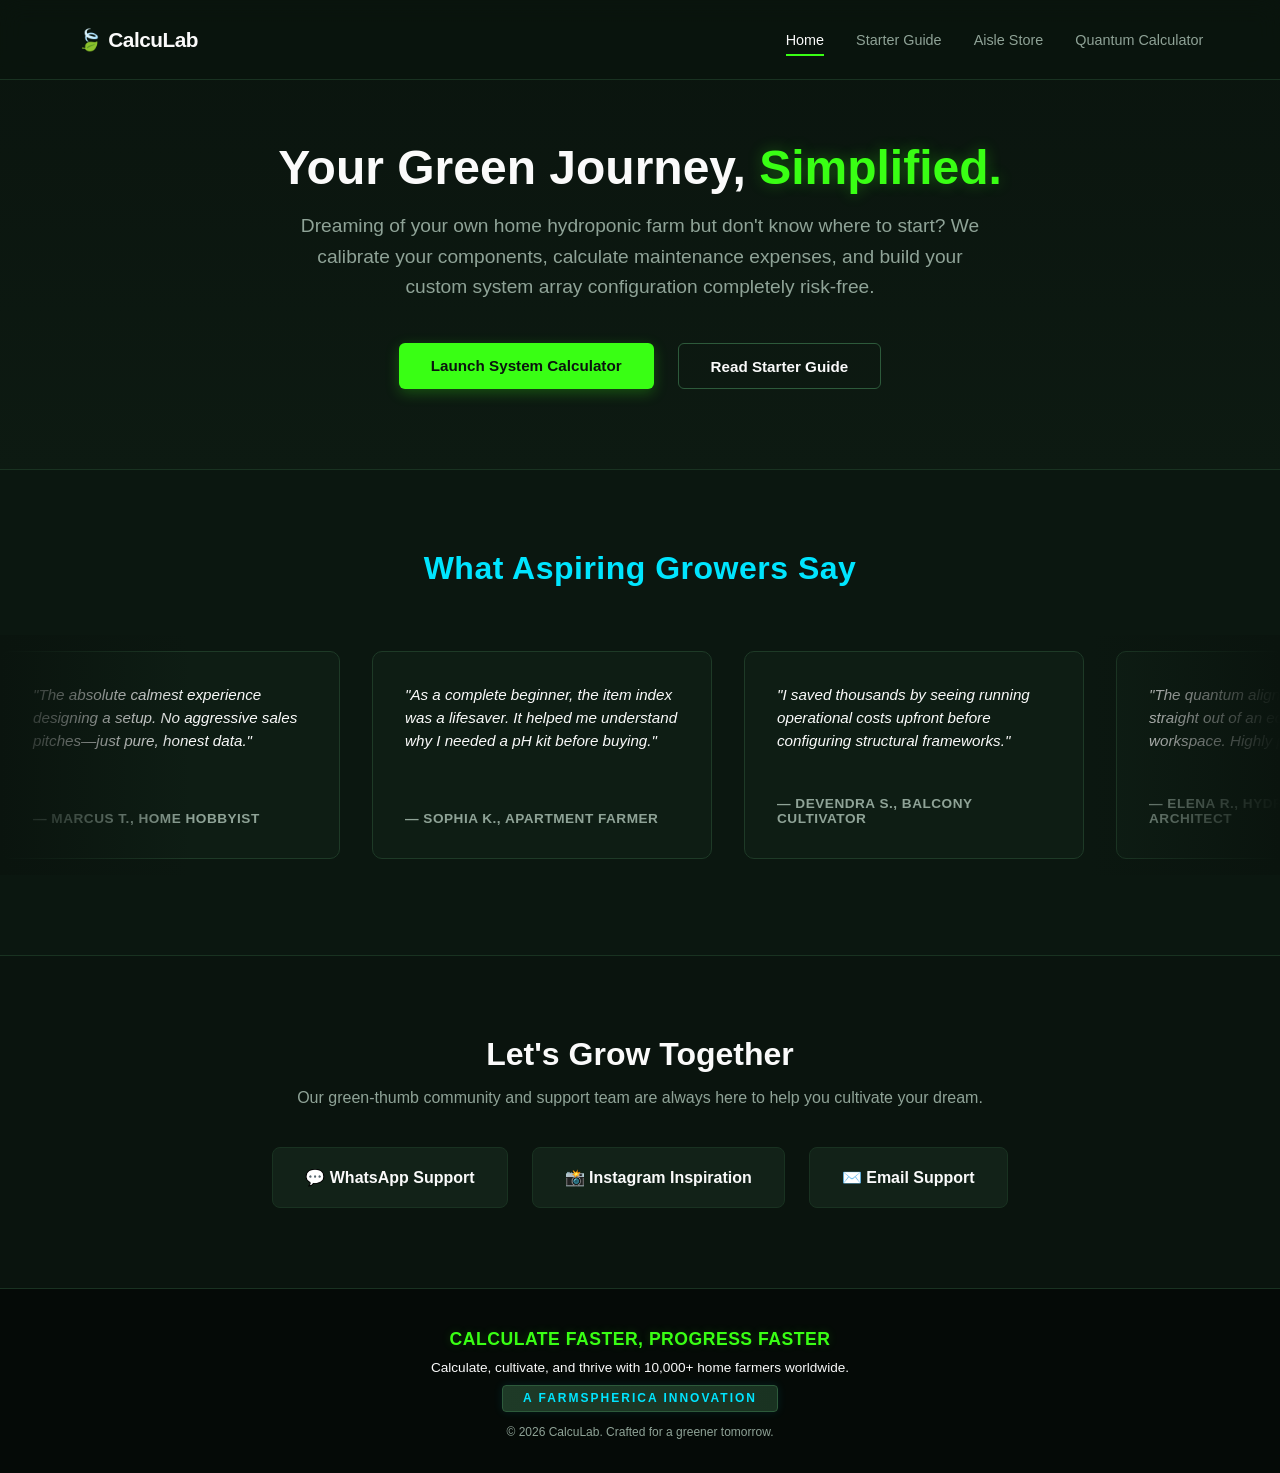
<file: index.html>
<!DOCTYPE html>
<html lang="en">
<head>
    <meta charset="UTF-8">
    <meta name="viewport" content="width=device-width, initial-scale=1.0">
    <title>CalcuLab | Your Home Hydroponics Companion</title>
    <meta name="description" content="Calculate exactly what you need, what it costs, and how to start your home hydroponic farm with CalcuLab.">
    <link rel="icon" type="image/png" sizes="32x32" href="leaf.png">
    <link rel="stylesheet" href="style.css">
</head>
<body>

<header>
    <a href="index.html" class="logo"><span class="logo-icon">🍃</span> CalcuLab</a>
    <nav>
        <a href="index.html" class="active">Home</a>
        <a href="guide.html">Starter Guide</a> 
        <a href="store.html">Aisle Store</a>
        <a href="calcu.html">Quantum Calculator</a>
    </nav>
</header>

<main>
    <section class="hero" id="hero">
        <h1>Your Green Journey, <span>Simplified.</span></h1>
        <p>Dreaming of your own home hydroponic farm but don't know where to start? We calibrate your components, calculate maintenance expenses, and build your custom system array configuration completely risk-free.</p>
        <div class="hero-actions">
            <a href="calcu.html" class="primary-btn">Launch System Calculator</a>
            <a href="guide.html" class="secondary-btn">Read Starter Guide</a>
        </div>
    </section>

    <section class="testimonials-section">
        <h2>What Aspiring Growers Say</h2>
        
        <div class="testimonial-window">
            <div class="testimonial-track">
                <div class="review-card">
                    <p>"The absolute calmest experience designing a setup. No aggressive sales pitches—just pure, honest data."</p>
                    <div class="review-author">— Marcus T., Home Hobbyist</div>
                </div>
                <div class="review-card">
                    <p>"As a complete beginner, the item index was a lifesaver. It helped me understand why I needed a pH kit before buying."</p>
                    <div class="review-author">— Sophia K., Apartment Farmer</div>
                </div>
                <div class="review-card">
                    <p>"I saved thousands by seeing running operational costs upfront before configuring structural frameworks."</p>
                    <div class="review-author">— Devendra S., Balcony Cultivator</div>
                </div>
                <div class="review-card">
                    <p>"The quantum alignment interface feels straight out of an eco-cyberpunk workspace. Highly premium tool."</p>
                    <div class="review-author">— Elena R., Hydroponic Architect</div>
                </div>
                <div class="review-card">
                    <p>"Clear itemization and real-time market averages made it incredibly straightforward to procure modules manually."</p>
                    <div class="review-author">— Tanishq M., Residential Urbanist</div>
                </div>

                <div class="review-card">
                    <p>"The absolute calmest experience designing a setup. No aggressive sales pitches—just pure, honest data."</p>
                    <div class="review-author">— Marcus T., Home Hobbyist</div>
                </div>
                <div class="review-card">
                    <p>"As a complete beginner, the item index was a lifesaver. It helped me understand why I needed a pH kit before buying."</p>
                    <div class="review-author">— Sophia K., Apartment Farmer</div>
                </div>
                <div class="review-card">
                    <p>"I saved thousands by seeing running operational costs upfront before configuring structural frameworks."</p>
                    <div class="review-author">— Devendra S., Balcony Cultivator</div>
                </div>
                <div class="review-card">
                    <p>"The quantum alignment interface feels straight out of an eco-cyberpunk workspace. Highly premium tool."</p>
                    <div class="review-author">— Elena R., Hydroponic Architect</div>
                </div>
                <div class="review-card">
                    <p>"Clear itemization and real-time market averages made it incredibly straightforward to procure modules manually."</p>
                    <div class="review-author">— Tanishq M., Residential Urbanist</div>
                </div>
            </div>
        </div>
    </section>

    <section class="connect-section">
        <h2>Let's Grow Together</h2>
        <p>Our green-thumb community and support team are always here to help you cultivate your dream.</p>
        <div class="social-links">
            <a href="https://chat.whatsapp.com" target="_blank" rel="noopener noreferrer" class="social-card">
                💬 WhatsApp Support
            </a>
            
            <a href="https://instagram.com" target="_blank" rel="noopener noreferrer" class="social-card">
                📸 Instagram Inspiration
            </a>
            
            <a href="https://mail.google.com/mail/?view=cm&fs=1&to=mahith.technoblade@gmail.com&su=CalcuLab%20Cultivation%20Support" target="_blank" rel="noopener noreferrer" class="social-card">
                ✉️ Email Support
            </a>
        </div>
    </section>
</main>

<footer>
    <div class="footer-tagline">Calculate Faster, Progress Faster</div>
    <p class="footer-main-text">Calculate, cultivate, and thrive with 10,000+ home farmers worldwide.</p>
    <div class="farmspherica-badge">A Farmspherica Innovation</div>
    <p class="footer-sub-text" style="margin-top:0.75rem;">© 2026 CalcuLab. Crafted for a greener tomorrow.</p>
</footer>

<script src="script.js"></script>
</body>
</html>
</file>
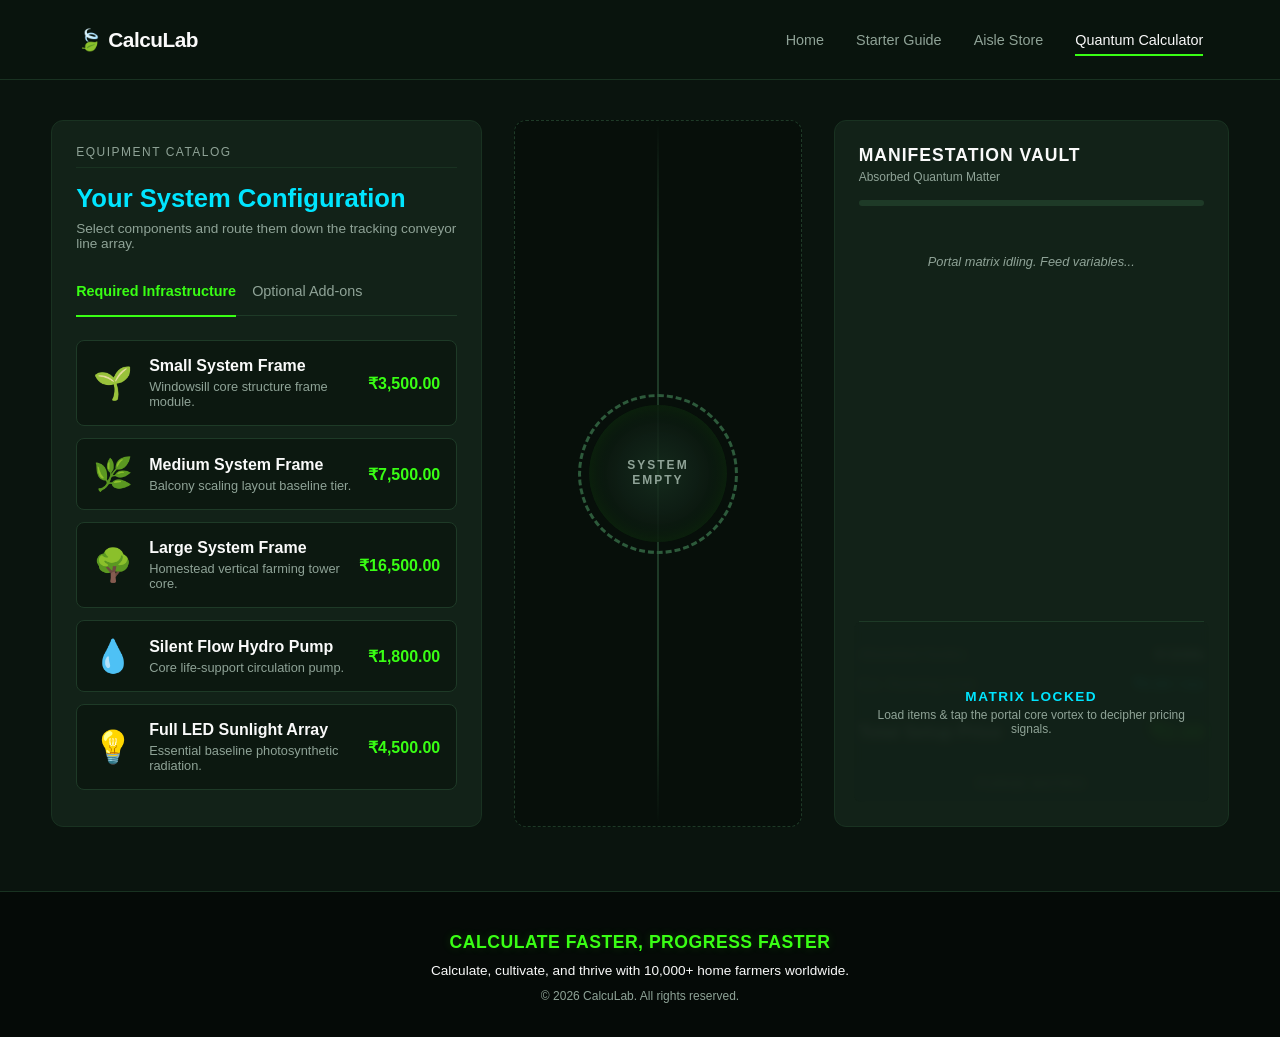
<file: calcu.html>
<!DOCTYPE html>
<html lang="en">
<head>
    <meta charset="UTF-8">
    <meta name="viewport" content="width=device-width, initial-scale=1.0">
    <title>CalcuLab | The Ecosystem Portal</title>
    <link rel="stylesheet" href="style.css">
    <link rel="icon" type="image/png" sizes="32x32" href="leaf.png">
    <style>
        /* ==========================================================================
           LIGHT FUTURISTIC STYLING EXTENSIONS FOR QUANTUM PORTAL MATRIX
           ========================================================================== */
        #blindingFlash {
            position: fixed;
            top: 0;
            left: 0;
            width: 100vw;
            height: 100vh;
            background: #FAFAFA;
            opacity: 0;
            z-index: 999999 !important;
            pointer-events: none;
            backface-visibility: hidden;
            will-change: opacity;
            transition: opacity 0.15s ease-out;
        }

        /* Force global container freezing on overload */
        body.critical-overload {
            overflow: hidden !important;
            height: 100vh !important;
            position: fixed !important;
            width: 100vw !important;
        }

        body.critical-overload::before {
            content: '';
            position: fixed;
            top: 0;
            left: 0;
            width: 100vw;
            height: 100vh;
            background: radial-gradient(circle, rgba(0,229,255,0.4) 0%, rgba(10,20,14,1) 80%);
            z-index: 999990 !important;
            animation: vortexVibration 0.1s infinite;
        }

        @keyframes vortexVibration {
            0% { transform: translate(1px, 1px) rotate(0deg); }
            100% { transform: translate(-1px, -2px) rotate(0.5deg); }
        }

        .stream-section-title {
            font-size: 0.75rem;
            text-transform: uppercase;
            font-weight: 700;
            letter-spacing: 1px;
            padding: 4px 8px;
            border-radius: 4px;
            margin-bottom: 0.5rem;
        }
        .stream-section-title.imp { background: rgba(57, 255, 20, 0.1); color: var(--text-light); }
        .stream-section-title.opt { background: rgba(0, 229, 255, 0.1); color: var(--portal-blue); }
    </style>
</head>
<body>

<div id="blindingFlash"></div>

<header>
    <a href="index.html" class="logo"><span class="logo-icon">🍃</span> CalcuLab</a>
    <nav>
        <a href="index.html">Home</a>
        <a href="guide.html">Starter Guide</a> 
        <a href="store.html">Aisle Store</a>
        <a href="calcu.html" class="active">Quantum Calculator</a>
    </nav>
</header>

<main class="calculator-main">
    <div class="item-armory">
        <div class="panel-header">Equipment Catalog</div>
        <div class="armory-header">
            <h1 style="color: var(--portal-blue);">Your System Configuration</h1>
            <p>Select components and route them down the tracking conveyor line array.</p>
        </div>
        
        <div class="armory-tabs">
            <button class="tab-btn active" onclick="switchArmoryTab(event, 'imp')">Required Infrastructure</button>
            <button class="tab-btn" onclick="switchArmoryTab(event, 'opt')">Optional Add-ons</button>
        </div>

        <div class="tab-content active" id="tabContent-imp"></div>
        <div class="tab-content" id="tabContent-opt"></div>
    </div>

    <div class="adventure-zone">
        <div class="conveyor-belt"></div>
        <div class="traveling-capsule" id="travelingCapsule">🌱</div>

        <div class="portal-wrapper" id="portalTriggerBtn" onclick="startPortalOverloadSequence()">
            <div class="portal-ring"></div>
            <div class="portal-vortex"></div>
            <div id="portalStatusLabel" class="portal-status-label">System<br>Empty</div>
        </div>
    </div>

    <div class="manifestation-vault">
        <div>
            <div class="vault-title">
                <h2>Manifestation Vault</h2>
                <p style="font-size: 0.75rem; color: var(--text-muted);">Absorbed Quantum Matter</p>
            </div>
            <div class="crystal-energy uncharged" id="crystalEnergy"></div>
            
            <div class="matrix-split-streams" id="matrixSplitStreams"></div>
        </div>

        <div class="portal-output-terminal">
            <div class="price-shield-shroud" id="priceShieldShroud">
                <div class="shield-status-text" id="shieldStatusText">Matrix Locked</div>
                <p style="font-size: 0.75rem; color: var(--text-muted);">Load items & tap the portal core vortex to decipher pricing signals.</p>
            </div>

            <div class="terminal-row">
                <span>Absorbed Nodes</span>
                <span id="nodeCount">0 Units</span>
            </div>
            <div class="terminal-row highlight-monthly">
                <span>Est. Running Cost</span>
                <span id="outputMonthly">₹0.00 / mo</span>
            </div>
            <div class="terminal-row total-setup">
                <span>Total Setup Price</span>
                <span id="outputTotal">₹0.00</span>
            </div>
            <button class="clear-btn" onclick="purgePortal()">Purge Matrix</button>
        </div>
    </div>
</main>

<footer>
    <div class="footer-tagline">Calculate Faster, Progress Faster</div>
    <p class="footer-main-text">Calculate, cultivate, and thrive with 10,000+ home farmers worldwide.</p>
    <p class="footer-sub-text">© 2026 CalcuLab. All rights reserved.</p>
</footer>

<script>
    const calcuItems = [
        { id: 'sm_system', type: 'imp', name: 'Small System Frame', price: 3500.00, monthly: 250.00, icon: '🌱', desc: 'Windowsill core structure frame module.' },
        { id: 'md_system', type: 'imp', name: 'Medium System Frame', price: 7500.00, monthly: 450.00, icon: '🌿', desc: 'Balcony scaling layout baseline tier.' },
        { id: 'lg_system', type: 'imp', name: 'Large System Frame', price: 16500.00, monthly: 950.00, icon: '🌳', desc: 'Homestead vertical farming tower core.' },
        { id: 'pump', type: 'imp', name: 'Silent Flow Hydro Pump', price: 1800.00, monthly: 120.00, icon: '💧', desc: 'Core life-support circulation pump.' },
        { id: 'lights', type: 'imp', name: 'Full LED Sunlight Array', price: 4500.00, monthly: 350.00, icon: '💡', desc: 'Essential baseline photosynthetic radiation.' },
        { id: 'ph_kit', type: 'opt', name: 'Precision pH Balance Drops', price: 1200.00, monthly: 0.00, icon: '🧪', desc: 'Optional diagnostic balance test fluid.' },
        { id: 'nutrients', type: 'opt', name: 'Organic Trace Minerals', price: 1500.00, monthly: 850.00, icon: '🧪', desc: 'Optional optimization metabolic catalyst.' }
    ];

    portalActiveInventory = [];
    isDataDeciphered = false; 
    isOverloading = false;

    window.switchArmoryTab = function(event, type) {
        document.querySelectorAll('.tab-btn').forEach(b => b.classList.remove('active'));
        document.querySelectorAll('.tab-content').forEach(c => c.classList.remove('active'));
        if (event && event.currentTarget) {
            event.currentTarget.classList.add('active');
        }
        document.getElementById(`tabContent-${type}`).classList.add('active');
    };

    const impContainer = document.getElementById('tabContent-imp');
    const optContainer = document.getElementById('tabContent-opt');

    function renderSelectionPanels() {
        if(impContainer) impContainer.innerHTML = calcuItems.filter(i => i.type === 'imp').map(module => generateNodeHTML(module)).join('');
        if(optContainer) optContainer.innerHTML = calcuItems.filter(i => i.type === 'opt').map(module => generateNodeHTML(module)).join('');
    }

    function generateNodeHTML(module) {
        return `
            <div class="item-node" onclick="transmitItemToPortal('${module.id}')">
                <div class="node-icon">${module.icon}</div>
                <div class="node-details">
                    <h3>${module.name}</h3>
                    <p>${module.desc}</p>
                </div>
                <div class="node-price">₹${module.price.toLocaleString('en-IN', { minimumFractionDigits: 2, maximumFractionDigits: 2 })}</div>
            </div>
        `;
    }

    window.transmitItemToPortal = function(id) {
        if (isOverloading) return;

        const itemObj = calcuItems.find(m => m.id === id);
        if (!itemObj) return;

        if (isDataDeciphered) {
            lockDataShields();
        }

        const capsule = document.getElementById('travelingCapsule');
        if (capsule) {
            capsule.textContent = itemObj.icon;
            capsule.style.animation = 'none';
            capsule.offsetHeight; 
            capsule.style.animation = 'customTransmit 0.9s cubic-bezier(0.55, 0.055, 0.675, 0.19) forwards';
        }

        setTimeout(() => {
            portalActiveInventory.push(itemObj);
            updateInventoryListsOnly();
            
            const portalBtn = document.getElementById('portalTriggerBtn');
            if (portalBtn) {
                portalBtn.classList.remove('fused-locked');
                portalBtn.classList.add('ready-to-fuse');
            }
            
            const statusLabel = document.getElementById('portalStatusLabel');
            const shieldText = document.getElementById('shieldStatusText');
            if (statusLabel) statusLabel.innerHTML = "READY TO<br>FUSE";
            if (shieldText) shieldText.textContent = "Signal Primed";
        }, 900);
    };

    function updateInventoryListsOnly() {
        const streamContainer = document.getElementById('matrixSplitStreams');
        const nodeCount = document.getElementById('nodeCount');

        if (nodeCount) {
            nodeCount.textContent = `${portalActiveInventory.length} Unit${portalActiveInventory.length !== 1 ? 's' : ''}`;
        }

        if(!streamContainer) return;

        if(portalActiveInventory.length === 0) {
            streamContainer.innerHTML = `<p style="font-size:0.8rem; color:var(--text-muted); text-align:center; padding-top:2rem; font-style:italic;">Portal matrix idling. Feed variables...</p>`;
            return;
        }

        const impItems = portalActiveInventory.filter(i => i.type === 'imp');
        const optItems = portalActiveInventory.filter(i => i.type === 'opt');

        let outputHTML = '';
        if (impItems.length > 0) {
            outputHTML += `<div class="stream-section-title imp">Core Materials (${impItems.length})</div>`;
            outputHTML += impItems.map(item => generateStreamNodeHTML(item)).join('');
        }
        if (optItems.length > 0) {
            outputHTML += `<div class="stream-section-title opt" style="margin-top: 0.75rem;">Optional Modules (${optItems.length})</div>`;
            outputHTML += optItems.map(item => generateStreamNodeHTML(item)).join('');
        }
        streamContainer.innerHTML = outputHTML;
    }

    function generateStreamNodeHTML(item) {
        const accurateIndex = portalActiveInventory.indexOf(item);
        return `
            <div class="stream-node">
                <span>${item.icon} ${item.name}</span>
                <span class="neg" style="cursor:pointer;" onclick="removeEcosystemElement(${accurateIndex})">[x]</span>
            </div>
        `;
    }

    window.startPortalOverloadSequence = function() {
        const portalBtn = document.getElementById('portalTriggerBtn');

        if (portalActiveInventory.length === 0 || isOverloading || isDataDeciphered) {
            return; 
        }
        
        isOverloading = true;
        if (portalBtn) {
            portalBtn.classList.remove('ready-to-fuse');
            portalBtn.classList.add('budging');
        }
        
        document.body.classList.add('critical-overload');
        const shieldText = document.getElementById('shieldStatusText');
        if (shieldText) shieldText.textContent = "CRITICAL OVERLOAD";
        
        let timeLeft = 3;
        const statusLabel = document.getElementById('portalStatusLabel');
        if (statusLabel) statusLabel.innerHTML = `OVERLOAD<br>${timeLeft}s`;

        const countdownInterval = setInterval(() => {
            timeLeft--;
            if (timeLeft > 0) {
                if (statusLabel) statusLabel.innerHTML = `OVERLOAD<br>${timeLeft}s`;
            } else {
                clearInterval(countdownInterval);
                triggerPortalDetonation();
            }
        }, 1000);
    };

    function triggerPortalDetonation() {
        const flash = document.getElementById('blindingFlash');
        const portalBtn = document.getElementById('portalTriggerBtn');
        
        if (flash) flash.style.opacity = '1';
        
        setTimeout(() => {
            isDataDeciphered = true; 
            isOverloading = false;
            
            if (portalBtn) {
                portalBtn.classList.remove('budging');
                portalBtn.classList.add('fused-locked'); 
            }
            
            const shieldShroud = document.getElementById('priceShieldShroud');
            if (shieldShroud) shieldShroud.classList.add('shattered');
            
            compileFinalBalanceOutputs();
            
            const crystal = document.getElementById('crystalEnergy');
            const statusLabel = document.getElementById('portalStatusLabel');
            if (crystal) crystal.classList.remove('uncharged');
            if (statusLabel) statusLabel.innerHTML = "MATRIX<br>STABLE";

            document.body.classList.remove('critical-overload');

            if (flash) {
                flash.style.transition = 'opacity 0.8s ease-in-out';
                flash.style.opacity = '0';
                setTimeout(() => {
                    flash.style.transition = 'opacity 0.05s ease-out';
                }, 800);
            }
        }, 70); 
    }

    function compileFinalBalanceOutputs() {
        let baseSum = 0;
        let monthlySum = 0;
        portalActiveInventory.forEach(itm => {
            baseSum += itm.price;
            monthlySum += itm.monthly;
        });
        
        const outMonthly = document.getElementById('outputMonthly');
        const outTotal = document.getElementById('outputTotal');
        if (outMonthly) outMonthly.textContent = `₹${monthlySum.toLocaleString('en-IN', { minimumFractionDigits: 2, maximumFractionDigits: 2 })} / mo`;
        if (outTotal) outTotal.textContent = `₹${baseSum.toLocaleString('en-IN', { minimumFractionDigits: 2, maximumFractionDigits: 2 })}`;
    }

    function lockDataShields() {
        isDataDeciphered = false;
        const portalBtn = document.getElementById('portalTriggerBtn');
        if (portalBtn) portalBtn.classList.remove('fused-locked');
        
        const shieldShroud = document.getElementById('priceShieldShroud');
        const crystal = document.getElementById('crystalEnergy');
        const shieldText = document.getElementById('shieldStatusText');
        
        if (shieldShroud) shieldShroud.classList.remove('shattered');
        if (crystal) crystal.classList.add('uncharged');
        if (shieldText) shieldText.textContent = "Configuration Locked";
        document.body.classList.remove('critical-overload');
    }

    window.removeEcosystemElement = function(index) {
        if (isOverloading) return;
        portalActiveInventory.splice(index, 1);
        updateInventoryListsOnly();
        if (portalActiveInventory.length === 0) {
            purgePortal();
        } else if (isDataDeciphered) {
            compileFinalBalanceOutputs();
        }
    };

    window.purgePortal = function() {
        if (isOverloading) return;
        portalActiveInventory = [];
        lockDataShields();
        updateInventoryListsOnly();
        
        const portalBtn = document.getElementById('portalTriggerBtn');
        if (portalBtn) portalBtn.classList.remove('ready-to-fuse', 'fused-locked');
        
        const statusLabel = document.getElementById('portalStatusLabel');
        const outMonthly = document.getElementById('outputMonthly');
        const outTotal = document.getElementById('outputTotal');
        
        if (statusLabel) statusLabel.innerHTML = "System<br>Empty";
        if (outMonthly) outMonthly.textContent = '₹0.00 / mo';
        if (outTotal) outTotal.textContent = '₹0.00';
    };

    renderSelectionPanels();
    updateInventoryListsOnly();
</script>

<script>
    document.addEventListener("DOMContentLoaded", () => {
        document.body.classList.add("page-loaded");
    });
</script>
</body>
</html>
</file>
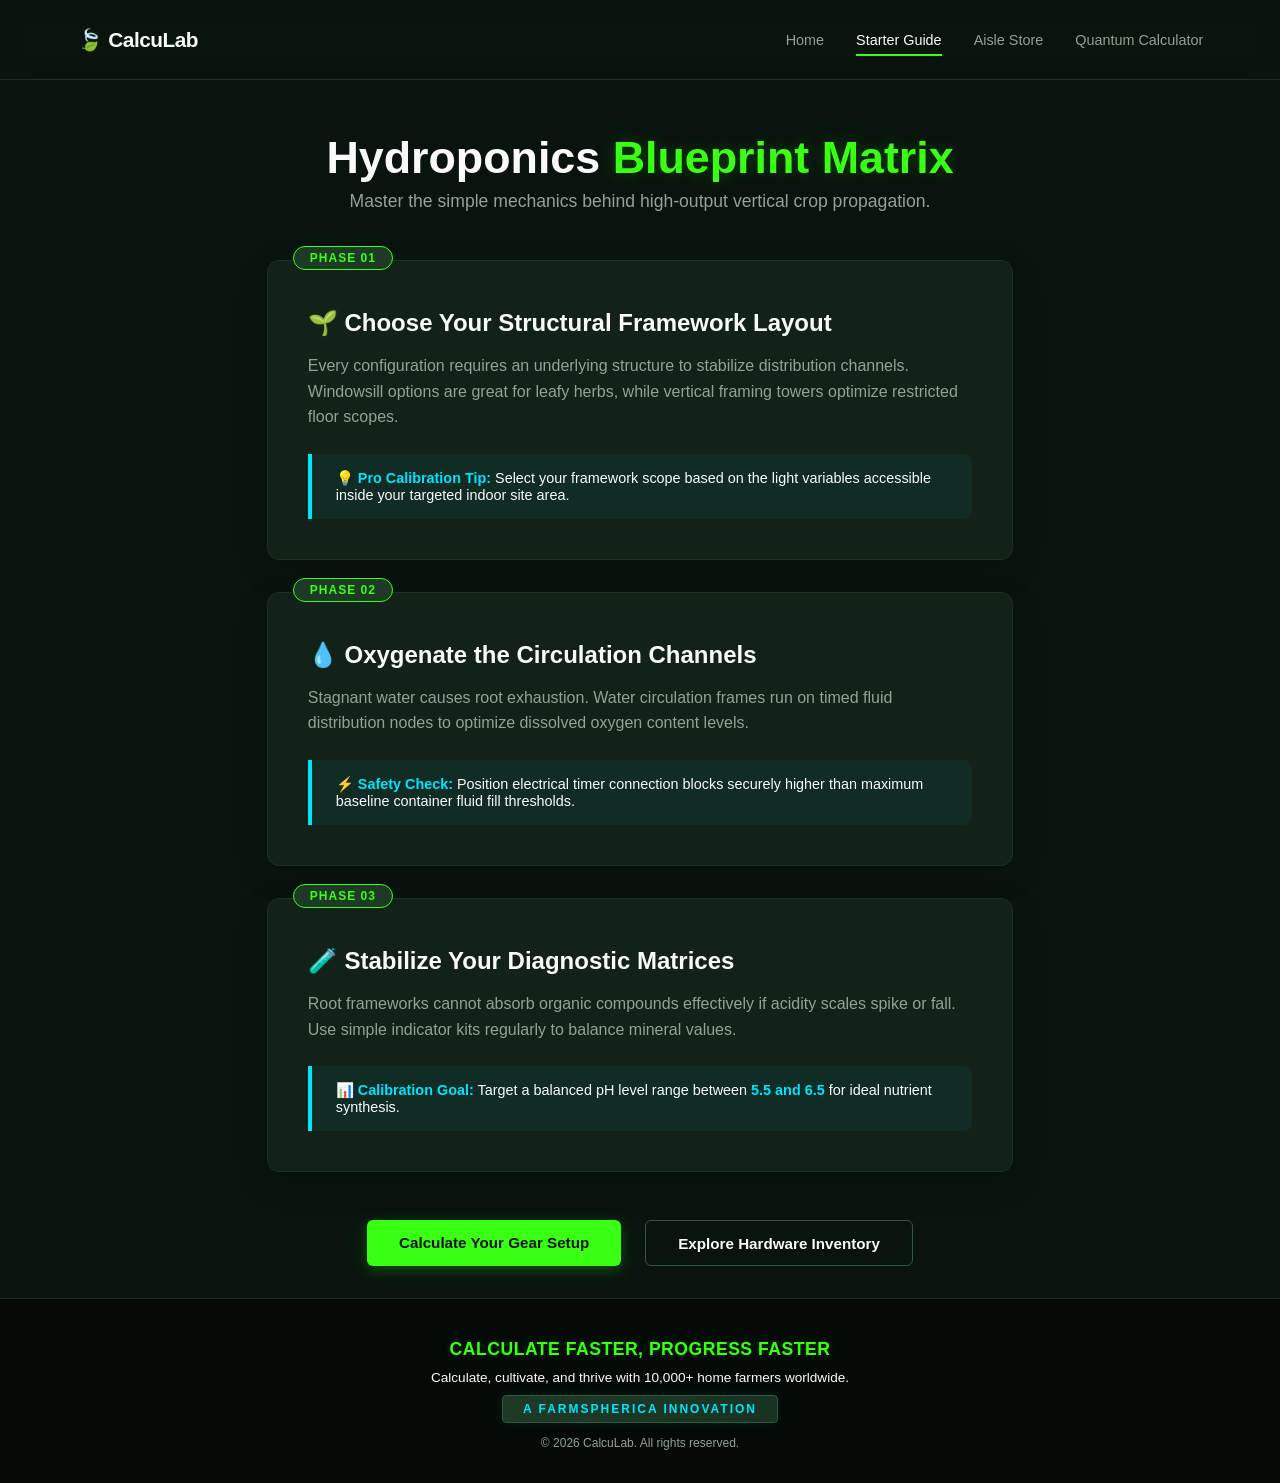
<file: guide.html>
<!DOCTYPE html>
<html lang="en">
<head>
    <meta charset="UTF-8">
    <meta name="viewport" content="width=device-width, initial-scale=1.0">
    <title>CalcuLab | Hydroponics Starter Guide</title>
    <link rel="stylesheet" href="style.css">
    <link rel="icon" type="image/png" sizes="32x32" href="leaf.png">
</head>
<body>
<header>
    <a href="index.html" class="logo"><span class="logo-icon">🍃</span> CalcuLab</a>
    <nav>
        <a href="index.html">Home</a>
        <a href="guide.html" class="active">Starter Guide</a> 
        <a href="store.html">Aisle Store</a>
        <a href="calcu.html">Quantum Calculator</a>
    </nav>
</header>

<main class="guide-main">
    <div class="guide-header">
        <h1>Hydroponics <span>Blueprint Matrix</span></h1>
        <p>Master the simple mechanics behind high-output vertical crop propagation.</p>
    </div>

    <div class="guide-card">
        <span class="step-number">Phase 01</span>
        <h2>🌱 Choose Your Structural Framework Layout</h2>
        <p>Every configuration requires an underlying structure to stabilize distribution channels. Windowsill options are great for leafy herbs, while vertical framing towers optimize restricted floor scopes.</p>
        <div class="tip-box">
            <strong>💡 Pro Calibration Tip:</strong> Select your framework scope based on the light variables accessible inside your targeted indoor site area.
        </div>
    </div>

    <div class="guide-card">
        <span class="step-number">Phase 02</span>
        <h2>💧 Oxygenate the Circulation Channels</h2>
        <p>Stagnant water causes root exhaustion. Water circulation frames run on timed fluid distribution nodes to optimize dissolved oxygen content levels.</p>
        <div class="tip-box">
            <strong>⚡ Safety Check:</strong> Position electrical timer connection blocks securely higher than maximum baseline container fluid fill thresholds.
        </div>
    </div>

    <div class="guide-card">
        <span class="step-number">Phase 03</span>
        <h2>🧪 Stabilize Your Diagnostic Matrices</h2>
        <p>Root frameworks cannot absorb organic compounds effectively if acidity scales spike or fall. Use simple indicator kits regularly to balance mineral values.</p>
        <div class="tip-box">
            <strong>📊 Calibration Goal:</strong> Target a balanced pH level range between <strong>5.5 and 6.5</strong> for ideal nutrient synthesis.
        </div>
    </div>

    <div class="guide-actions">
        <a href="calcu.html" class="primary-btn">Calculate Your Gear Setup</a>
        <a href="store.html" class="secondary-btn">Explore Hardware Inventory</a>
    </div>
</main>

<footer>
    <div class="footer-tagline">Calculate Faster, Progress Faster</div>
    <p class="footer-main-text">Calculate, cultivate, and thrive with 10,000+ home farmers worldwide.</p>
    <div class="farmspherica-badge">A Farmspherica Innovation</div>
    <p class="footer-sub-text" style="margin-top:0.75rem;">© 2026 CalcuLab. All rights reserved.</p>
</footer>

<script src="script.js"></script>
</body>
</html>
</file>
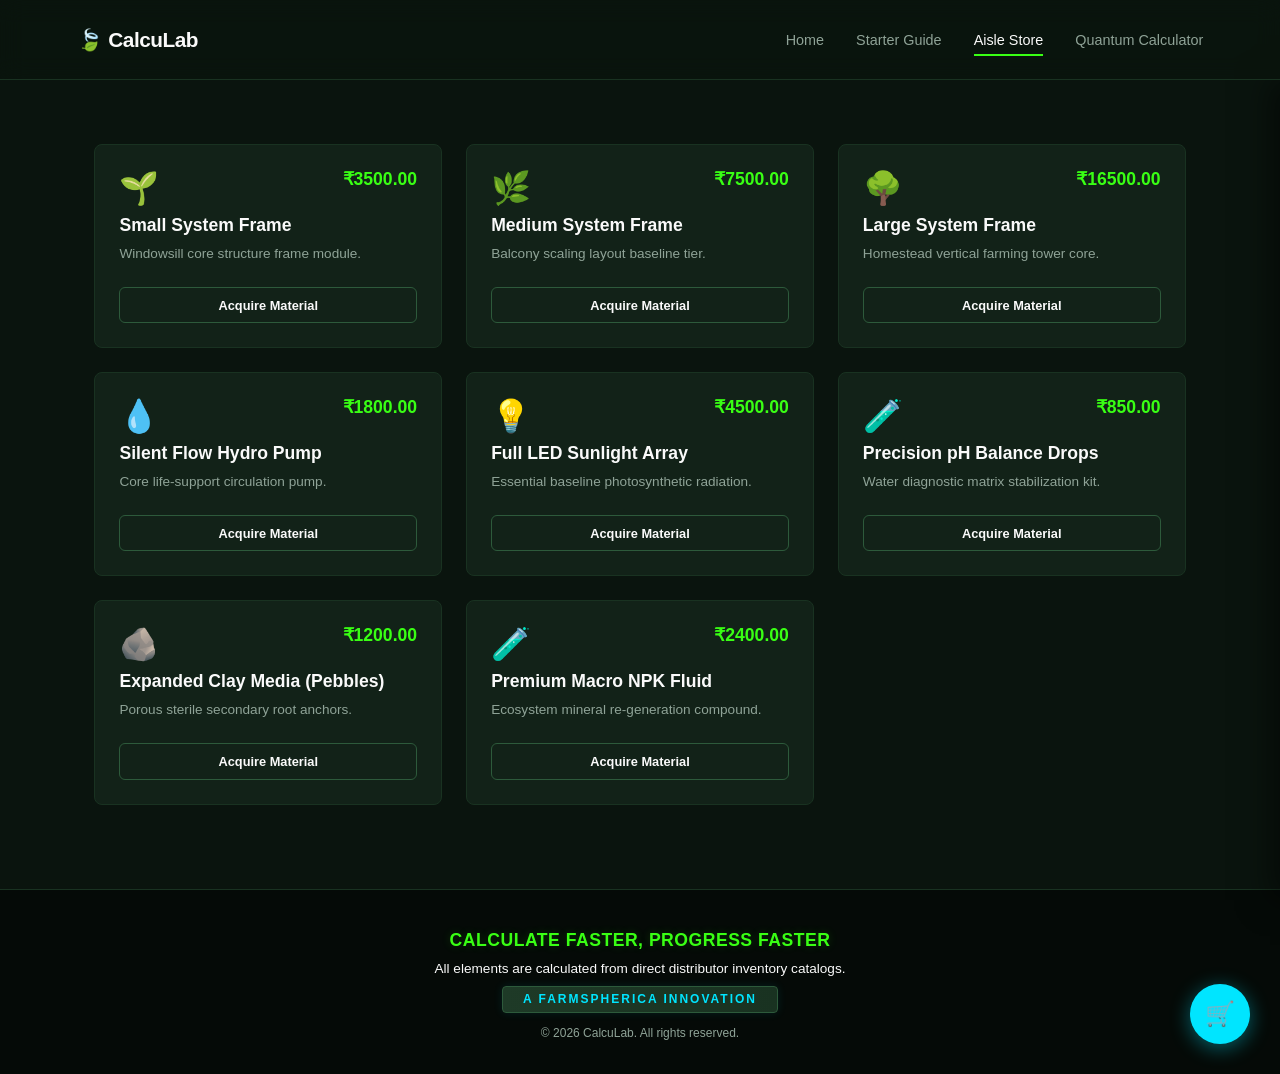
<file: store.html>
<!DOCTYPE html>
<html lang="en">
<head>
    <meta charset="UTF-8">
    <meta name="viewport" content="width=device-width, initial-scale=1.0">
    <title>CalcuLab | The Aisle Store</title>
    <link rel="stylesheet" href="style.css">
    <link rel="icon" type="image/png" sizes="32x32" href="leaf.png">
</head>
<body>

<header>
    <a href="index.html" class="logo"><span class="logo-icon">🍃</span> CalcuLab</a>
    <nav>
        <a href="index.html">Home</a>
        <a href="guide.html">Starter Guide</a> 
        <a href="store.html" class="active">Aisle Store</a>
        <a href="calcu.html">Quantum Calculator</a>
    </nav>
</header>

<div class="store-container">
    <main class="store-main">
        <div class="products-deck-grid" id="productsDeckGrid"></div>
    </main>

    <div class="cart-sidebar" id="cartSidebar">
        <div class="cart-header">
            <h2>Acquired Modules</h2>
            <span class="cart-count-bubble" id="cartCountBubble">0</span>
        </div>
        <div class="cart-items-wrapper" id="cartItemsWrapper"></div>
        <div class="cart-footer">
            <button class="primary-btn" style="width: 100%;" onclick="routeToCalculatorMatrix()">Load Elements inside Portal</button>
        </div>
    </div>
</div>

<div class="toggle-cart-trigger" onclick="toggleCartDrawer()">🛒</div>

<footer>
    <div class="footer-tagline">Calculate Faster, Progress Faster</div>
    <p class="footer-main-text">All elements are calculated from direct distributor inventory catalogs.</p>
    <div class="farmspherica-badge">A Farmspherica Innovation</div>
    <p class="footer-sub-text" style="margin-top:0.75rem;">© 2026 CalcuLab. All rights reserved.</p>
</footer>

<script src="script.js"></script>
<script>
    let shoppingCart = JSON.parse(localStorage.getItem('calcuLabCart')) || [];

    function toggleCartDrawer() {
        document.body.classList.toggle('cart-active');
    }

    function renderStoreProducts() {
        const grid = document.getElementById('productsDeckGrid');
        if (!grid) return;

        grid.innerHTML = catalogItems.map(item => `
            <div class="product-hardware-card">
                <div>
                    <div class="prod-meta-head">
                        <div class="prod-icon-box">${item.icon}</div>
                        <div class="prod-cost-tag">₹${item.price.toFixed(2)}</div>
                    </div>
                    <h3>${item.name}</h3>
                    <p>${item.desc}</p>
                </div>
                <button class="secondary-btn" style="width:100%; font-size:0.8rem; padding:0.6rem;" onclick="addHardwareToCart('${item.id}')">Acquire Material</button>
            </div>
        `).join('');
    }

    window.addHardwareToCart = function(id) {
        const prod = catalogItems.find(i => i.id === id);
        if (prod) {
            shoppingCart.push(prod);
            localStorage.setItem('calcuLabCart', JSON.stringify(shoppingCart));
            renderCartUI();
            if(!document.body.classList.contains('cart-active')) {
                toggleCartDrawer();
            }
        }
    };

    window.removeCartItem = function(idx) {
        shoppingCart.splice(idx, 1);
        localStorage.setItem('calcuLabCart', JSON.stringify(shoppingCart));
        renderCartUI();
    };

    function routeToCalculatorMatrix() {
        if(shoppingCart.length === 0) {
            alert('Please acquire at least one module framework to process.');
            return;
        }
        window.location.href = 'calcu.html?autoLoad=true';
    }

    function renderCartUI() {
        const wrapper = document.getElementById('cartItemsWrapper');
        const badgeCount = document.getElementById('cartCountBubble');
        
        badgeCount.textContent = shoppingCart.length;

        if (shoppingCart.length === 0) {
            wrapper.innerHTML = `<p class="empty-cart-notice">No materials acquired yet. Browse components...</p>`;
            return;
        }

        wrapper.innerHTML = shoppingCart.map((item, idx) => `
            <div class="cart-item-row">
                <div class="cart-item-details">
                    <h4>${item.icon} ${item.name}</h4>
                    <p>🔒 Signal Locked</p>
                </div>
                <button class="remove-item-btn" onclick="removeCartItem(${idx})">Remove</button>
            </div>
        `).join('');
    }

    document.addEventListener("DOMContentLoaded", () => {
        renderStoreProducts();
        renderCartUI();
    });
</script>
</body>
</html>
</file>
<file: style.css>
/* ==========================================================================
   1. PREMIUM MINIMALIST RESET & GLOBAL CYBERPUNK-ECO DARK VARIABLES
   ========================================================================== */
* {
    margin: 0;
    padding: 0;
    box-sizing: border-box;
    font-family: 'Inter', -apple-system, BlinkMacSystemFont, "Segoe UI", Roboto, sans-serif;
    scroll-behavior: smooth;
}

:root {
    /* Main Dark Theme Core Canvas Blocks */
    --bg-dark: #0A140E;           /* Pitch-black green baseline background */
    --panel-bg: #122218;          /* Solid structural panel container backgrounds */
    --text-light: #FAFAFA;        /* Ultra-crisp reading text elements */
    --text-muted: #8FA397;        /* Secondary descriptive detail strings */
    
    /* Futuristic Structural Accents */
    --leaf-bright: #39FF14;       /* Neon radioactive ecosystem green glow */
    --leaf-mid: #2D5A3B;          /* Medium dense foliage container framework borders */
    --leaf-dark: #1E3A27;         /* Deep background framing boundaries */
    --leaf-accent: #193221;       /* Subtle dark overlay division lines */
    --portal-blue: #00E5FF;       /* Cyan core decoding quantum vortex line glow */
    --gold-accent: #FFD700;       /* Warn/Highlight priority tier indicators */
}

body {
    background-color: var(--bg-dark);
    color: var(--text-light);
    min-height: 100vh;
    overflow-x: hidden;
    display: flex;
    flex-direction: column;
    position: relative;
    
    /* Native App Page Transition Overlays */
    opacity: 0;
    transition: opacity 0.4s ease-in-out, transform 0.4s ease-in-out;
    transform: translateY(10px);
}

/* Lifecycle State Triggers compiled by transition routers */
body.page-loaded {
    opacity: 1;
    transform: translateY(0);
}

body.page-exiting {
    opacity: 0;
    transform: translateY(-10px);
    transition: opacity 0.35s ease-in-out, transform 0.35s ease-in-out;
}

/* Blinding flash container overlay customized to a dark plasma eclipse */
#blindingFlash {
    position: fixed;
    top: 0;
    left: 0;
    width: 100vw;
    height: 100vh;
    background: #00E5FF;
    opacity: 0;
    z-index: 999999 !important;
    pointer-events: none;
    mix-blend-mode: screen;
    transition: opacity 0.15s ease-out;
}

/* Force global container freezing on calculator critical overloading */
body.critical-overload {
    overflow: hidden !important;
    height: 100vh !important;
}

/* ==========================================================================
   2. FIXATED FIXED GLOBAL NAVIGATION BAR
   ========================================================================== */
header {
    position: fixed;
    top: 0;
    left: 0;
    width: 100%;
    height: 80px;
    background: rgba(10, 20, 14, 0.85);
    backdrop-filter: blur(12px);
    -webkit-backdrop-filter: blur(12px);
    border-bottom: 1px solid var(--leaf-accent);
    display: flex;
    justify-content: space-between;
    align-items: center;
    padding: 0 6%;
    z-index: 9999;
}

.logo {
    font-size: 1.3rem;
    font-weight: 800;
    color: var(--text-light);
    text-decoration: none;
    letter-spacing: -0.5px;
    transition: color 0.2s ease;
}

.logo:hover {
    color: var(--leaf-bright);
}

nav {
    display: flex;
    gap: 2rem;
}

nav a {
    color: var(--text-muted);
    text-decoration: none;
    font-size: 0.9rem;
    font-weight: 500;
    position: relative;
    padding: 0.5rem 0;
    transition: color 0.2s ease;
}

nav a:hover, nav a.active {
    color: var(--text-light);
}

nav a::after {
    content: '';
    position: absolute;
    bottom: 0;
    left: 0;
    width: 0;
    height: 2px;
    background-color: var(--leaf-bright);
    transition: width 0.25s cubic-bezier(0.25, 0.8, 0.25, 1);
}

nav a:hover::after, nav a.active::after {
    width: 100%;
}

/* ==========================================================================
   3. UNIVERSAL INTERACTIVE BUTTONS & COMMONS
   ========================================================================== */
.primary-btn {
    background: var(--leaf-bright);
    color: #0A140E;
    padding: 0.85rem 2rem;
    border: none;
    border-radius: 6px;
    font-size: 0.95rem;
    font-weight: 700;
    cursor: pointer;
    text-decoration: none;
    display: inline-block;
    box-shadow: 0 4px 14px rgba(57, 255, 20, 0.25);
    transition: all 0.2s ease;
}

.primary-btn:hover {
    transform: translateY(-2px);
    box-shadow: 0 6px 20px rgba(57, 255, 20, 0.45);
}

.secondary-btn {
    background: transparent;
    border: 1px solid var(--leaf-mid);
    color: var(--text-light);
    padding: 0.85rem 2rem;
    border-radius: 6px;
    font-size: 0.95rem;
    font-weight: 600;
    cursor: pointer;
    text-decoration: none;
    display: inline-block;
    transition: all 0.2s ease;
}

.secondary-btn:hover {
    background: rgba(45, 90, 59, 0.15);
    border-color: var(--leaf-bright);
}

/* ==========================================================================
   4. INDEX & HOME CORE PAGE SECTIONS
   ========================================================================== */
.hero {
    background: linear-gradient(180deg, rgba(10,20,14,1) 0%, rgba(25,50,33,0.2) 100%);
    padding: 140px 6% 5rem 6%;
    text-align: center;
}

.hero h1 {
    font-size: 3rem;
    color: var(--text-light);
    margin-bottom: 1rem;
}

.hero h1 span {
    color: var(--leaf-bright);
    text-shadow: 0 0 15px rgba(57, 255, 20, 0.3);
}

.hero p {
    color: var(--text-muted);
    font-size: 1.2rem;
    max-width: 700px;
    margin: 0 auto 2.5rem auto;
    line-height: 1.6;
}

.hero-actions {
    display: flex;
    justify-content: center;
    gap: 1.5rem;
}

.connect-section {
    padding: 5rem 6%;
    text-align: center;
    background: var(--bg-dark);
}

.connect-section h2 {
    color: var(--text-light);
    font-size: 2rem;
    margin-bottom: 1rem;
}

.connect-section p {
    color: var(--text-muted);
    margin-bottom: 2.5rem;
}

.social-links {
    display: flex;
    justify-content: center;
    gap: 1.5rem;
    flex-wrap: wrap;
}

.social-card {
    background: var(--panel-bg);
    border: 1px solid var(--leaf-accent);
    padding: 1.25rem 2rem;
    border-radius: 8px;
    color: var(--text-light);
    text-decoration: none;
    font-weight: 600;
    transition: all 0.25s ease;
}

.social-card:hover {
    border-color: var(--portal-blue);
    transform: translateY(-3px);
}

/* ==========================================================================
   5. STARTER GUIDE SPECIFIC PAGE LAYOUTS
   ========================================================================== */
.guide-main {
    margin-top: 100px;
    flex: 1;
    padding: 2rem 6%;
    max-width: 900px;
    margin-left: auto;
    margin-right: auto;
}

.guide-header {
    text-align: center;
    margin-bottom: 3rem;
}

.guide-header h1 {
    font-size: 2.8rem;
    color: var(--text-light);
    margin-bottom: 0.5rem;
}

.guide-header h1 span {
    color: var(--leaf-bright);
    text-shadow: 0 0 15px rgba(57, 255, 20, 0.2);
}

.guide-header p {
    color: var(--text-muted);
    font-size: 1.1rem;
}

.guide-card {
    background: var(--panel-bg);
    border: 1px solid var(--leaf-accent);
    padding: 2.5rem;
    border-radius: 12px;
    margin-bottom: 2rem;
    position: relative;
    box-shadow: 0 10px 30px rgba(0,0,0,0.2);
}

.step-number {
    position: absolute;
    top: -15px;
    left: 25px;
    background: var(--leaf-dark);
    border: 1px solid var(--leaf-bright);
    color: var(--leaf-bright);
    padding: 0.25rem 1rem;
    border-radius: 20px;
    font-size: 0.75rem;
    font-weight: 700;
    text-transform: uppercase;
    letter-spacing: 1px;
}

.guide-card h2 {
    color: var(--text-light);
    font-size: 1.5rem;
    margin-bottom: 1rem;
    margin-top: 0.5rem;
}

.guide-card p {
    color: var(--text-muted);
    line-height: 1.6;
    margin-bottom: 1.5rem;
    font-size: 1rem;
}

.tip-box {
    background: rgba(0, 229, 255, 0.05);
    border-left: 4px solid var(--portal-blue);
    padding: 1rem 1.5rem;
    border-radius: 0 8px 8px 0;
    color: var(--text-light);
    font-size: 0.9rem;
}

.tip-box strong {
    color: var(--portal-blue);
}

.guide-actions {
    display: flex;
    gap: 1.5rem;
    margin-top: 3rem;
    justify-content: center;
}

/* ==========================================================================
   6. HARDWARE DECK STOREFRONT & CART OVERLAY
   ========================================================================== */
.store-container {
    display: flex;
    position: relative;
    width: 100%;
    min-height: calc(100vh - 80px);
}

.store-main {
    flex: 1;
    padding: 20px;
    margin-top: 100px;
    transition: all 0.3s cubic-bezier(0.25, 0.8, 0.25, 1);
}

body.cart-active .store-main {
    padding-right: 380px;
}

.cart-sidebar {
    position: fixed;
    top: 80px;
    right: -360px;
    width: 360px;
    height: calc(100vh - 80px);
    background: rgba(10, 20, 14, 0.95);
    border-left: 1px solid var(--leaf-dark);
    box-shadow: -10px 0 30px rgba(0,0,0,0.5);
    z-index: 999;
    display: flex;
    flex-direction: column;
    padding: 2rem 1.5rem;
    transition: right 0.3s cubic-bezier(0.25, 0.8, 0.25, 1);
}

body.cart-active .cart-sidebar {
    right: 0;
}

.cart-header {
    display: flex;
    justify-content: space-between;
    align-items: center;
    border-bottom: 1px solid var(--leaf-dark);
    padding-bottom: 1rem;
    margin-bottom: 1.5rem;
}

.cart-header h2 {
    font-size: 1.2rem;
    color: var(--text-light);
}

.cart-count-bubble {
    background: var(--leaf-bright);
    color: #0A140E;
    font-weight: 800;
    padding: 0.15rem 0.6rem;
    border-radius: 12px;
    font-size: 0.8rem;
}

.cart-items-wrapper {
    flex: 1;
    overflow-y: auto;
}

.cart-item-row {
    display: flex;
    justify-content: space-between;
    align-items: center;
    background: rgba(25, 50, 33, 0.2);
    padding: 0.75rem 1rem;
    border-radius: 6px;
    margin-bottom: 0.75rem;
    border: 1px solid var(--leaf-accent);
}

.cart-item-details h4 {
    font-size: 0.9rem;
    color: var(--text-light);
    margin-bottom: 0.15rem;
}

.cart-item-details p {
    font-size: 0.75rem;
    color: var(--portal-blue);
}

.remove-item-btn {
    background: transparent;
    border: none;
    color: #FF5555;
    cursor: pointer;
    font-size: 0.8rem;
    font-weight: 600;
}

.cart-footer {
    border-top: 1px solid var(--leaf-dark);
    padding-top: 1.5rem;
}

.toggle-cart-trigger {
    position: fixed;
    bottom: 30px;
    right: 30px;
    background: var(--portal-blue);
    color: #0A140E;
    width: 60px;
    height: 60px;
    border-radius: 50%;
    display: flex;
    align-items: center;
    justify-content: center;
    font-size: 1.5rem;
    cursor: pointer;
    z-index: 9998;
    box-shadow: 0 4px 20px rgba(0, 229, 255, 0.4);
}

.products-deck-grid {
    display: grid;
    grid-template-columns: repeat(auto-fill, minmax(280px, 1fr));
    gap: 1.5rem;
    padding: 1.5rem 6% 4rem 6%;
}

.product-hardware-card {
    background: var(--panel-bg);
    border: 1px solid var(--leaf-accent);
    border-radius: 8px;
    padding: 1.5rem;
    display: flex;
    flex-direction: column;
    justify-content: space-between;
    transition: transform 0.2s, border-color 0.2s;
}

.product-hardware-card:hover {
    transform: translateY(-4px);
    border-color: var(--leaf-bright);
}

.prod-meta-head {
    display: flex;
    justify-content: space-between;
    align-items: flex-start;
    margin-bottom: 0.5rem;
}

.prod-icon-box {
    font-size: 2rem;
}

.prod-cost-tag {
    color: var(--leaf-bright);
    font-weight: 700;
    font-size: 1.1rem;
}

.product-hardware-card h3 {
    font-size: 1.1rem;
    color: var(--text-light);
    margin-bottom: 0.5rem;
}

.product-hardware-card p {
    font-size: 0.85rem;
    color: var(--text-muted);
    line-height: 1.4;
    margin-bottom: 1.5rem;
}

.empty-cart-notice {
    color: var(--text-muted);
    font-size: 0.85rem;
    text-align: center;
    margin-top: 2rem;
}

/* ==========================================================================
   7. INTERACTIVE CALCULATOR CORE STRUCTURAL RULES
   ========================================================================== */
.calculator-main {
    display: grid;
    grid-template-columns: 1.2fr 0.8fr 1.1fr;
    gap: 2rem;
    padding: 120px 4% 4rem 4%;
    min-height: calc(100vh - 80px);
}

.item-armory, .manifestation-vault {
    background: var(--panel-bg);
    border: 1px solid var(--leaf-accent);
    border-radius: 12px;
    padding: 1.5rem;
    display: flex;
    flex-direction: column;
    justify-content: space-between;
}

.panel-header {
    font-size: 0.75rem;
    text-transform: uppercase;
    letter-spacing: 1.5px;
    color: var(--text-muted);
    margin-bottom: 1rem;
    border-bottom: 1px solid var(--leaf-accent);
    padding-bottom: 0.5rem;
}

.armory-header h1 {
    font-size: 1.6rem;
    margin-bottom: 0.5rem;
}

.armory-header p {
    font-size: 0.85rem;
    color: var(--text-muted);
    margin-bottom: 1.5rem;
}

.item-node {
    display: flex;
    align-items: center;
    background: rgba(10, 20, 14, 0.7);
    border: 1px solid var(--leaf-dark);
    padding: 1rem;
    border-radius: 8px;
    margin-bottom: 0.75rem;
    cursor: pointer;
    transition: transform 0.2s ease, border-color 0.2s ease;
}

.item-node:hover {
    transform: translateX(4px);
    border-color: var(--leaf-bright);
}

.node-icon {
    font-size: 2rem;
    margin-right: 1rem;
}

.node-details {
    flex: 1;
}

.node-details h3 {
    font-size: 1rem;
    color: var(--text-light);
    margin-bottom: 0.25rem;
}

.node-details p {
    font-size: 0.8rem;
    color: var(--text-muted);
}

.node-price {
    font-weight: 700;
    color: var(--leaf-bright);
}

.armory-tabs {
    display: flex;
    gap: 1rem;
    margin-bottom: 1.5rem;
    border-bottom: 1px solid var(--leaf-dark);
    padding-bottom: 0.5rem;
}

.tab-btn {
    background: none;
    border: none;
    color: var(--text-muted);
    font-size: 0.9rem;
    cursor: pointer;
    padding: 0.5rem 0;
    position: relative;
}

.tab-btn.active {
    color: var(--leaf-bright);
    font-weight: bold;
}

.tab-btn.active::after {
    content: '';
    position: absolute;
    bottom: -0.6rem;
    left: 0;
    width: 100%;
    height: 2px;
    background: var(--leaf-bright);
}

.tab-content {
    display: none;
}

.tab-content.active {
    display: block;
}

/* ==========================================================================
   8. ADVENTURE ZONE & PARTICLE PORTAL INTERFACING CORE
   ========================================================================== */
.adventure-zone {
    display: flex;
    flex-direction: column;
    align-items: center;
    justify-content: center;
    position: relative;
    background: rgba(5, 10, 7, 0.5);
    border-radius: 12px;
    border: 1px dashed var(--leaf-dark);
    padding: 2rem;
    overflow: hidden;
}

.conveyor-belt {
    position: absolute;
    width: 2px;
    height: 100%;
    left: 50%;
    top: 0;
    transform: translateX(-50%);
    background: linear-gradient(to bottom, transparent, var(--leaf-dark) 20%, var(--leaf-dark) 80%, transparent);
    z-index: 1;
}

.traveling-capsule {
    position: absolute;
    top: -40px;
    left: 50%;
    transform: translateX(-50%);
    font-size: 2rem;
    z-index: 5;
    pointer-events: none;
    opacity: 0;
}

@keyframes customTransmit {
    0% { top: -40px; opacity: 0; scale: 0.5; }
    20% { opacity: 1; scale: 1.2; }
    80% { top: calc(50% - 40px); opacity: 1; scale: 1; filter: none; }
    100% { top: calc(50% - 10px); opacity: 0; scale: 0.3; filter: hue-rotate(90deg) blur(4px); }
}

.portal-wrapper {
    position: relative;
    width: 160px;
    height: 160px;
    cursor: pointer;
    z-index: 10;
}

.portal-ring {
    position: absolute;
    width: 100%;
    height: 100%;
    border: 3px dashed var(--leaf-mid);
    border-radius: 50%;
    animation: rotateRing 12s linear infinite;
    transition: all 0.3s ease;
}

.portal-vortex {
    position: absolute;
    width: 86%;
    height: 86%;
    top: 7%;
    left: 7%;
    border-radius: 50%;
    background: radial-gradient(circle, rgba(25,50,33,0.8) 0%, rgba(10,20,14,0.9) 70%, transparent 100%);
    box-shadow: inset 0 0 20px rgba(57, 255, 20, 0.1);
    transition: all 0.4s ease;
}

.portal-status-label {
    position: absolute;
    width: 100%;
    text-align: center;
    top: 50%;
    left: 50%;
    transform: translate(-50%, -50%);
    font-size: 0.75rem;
    font-weight: 800;
    text-transform: uppercase;
    letter-spacing: 2px;
    color: var(--text-muted);
    line-height: 1.3;
    pointer-events: none;
    transition: color 0.3s ease;
}

/* Interactive Portal Dynamic States */
.portal-wrapper.ready-to-fuse .portal-ring {
    border-color: var(--portal-blue);
    box-shadow: 0 0 20px rgba(0, 229, 255, 0.4), inset 0 0 20px rgba(0, 229, 255, 0.2);
    animation-duration: 4s;
}
.portal-wrapper.ready-to-fuse .portal-status-label {
    color: var(--portal-blue);
    text-shadow: 0 0 8px rgba(0, 229, 255, 0.5);
}

.portal-wrapper.budging .portal-ring {
    border-color: var(--gold-accent);
    box-shadow: 0 0 30px rgba(255, 215, 0, 0.6);
    animation-duration: 0.8s;
}
.portal-wrapper.budging .portal-status-label {
    color: var(--gold-accent);
}

.portal-wrapper.fused-locked .portal-ring {
    border-color: var(--leaf-bright);
    box-shadow: 0 0 25px rgba(57, 255, 20, 0.5);
    animation: rotateRing 20s linear infinite;
}
.portal-wrapper.fused-locked .portal-status-label {
    color: var(--leaf-bright);
}

@keyframes rotateRing {
    100% { transform: rotate(360deg); }
}

/* ==========================================================================
   9. VAULT MANIFESTATION DISPLAY LOGIC & BILLING ENGINE
   ========================================================================== */
.vault-title h2 {
    font-size: 1.1rem;
    text-transform: uppercase;
    letter-spacing: 1px;
    color: var(--text-light);
    margin-bottom: 0.25rem;
}

.crystal-energy {
    width: 100%;
    height: 6px;
    background: var(--leaf-dark);
    border-radius: 3px;
    margin: 1rem 0;
    position: relative;
    overflow: hidden;
}

.crystal-energy::after {
    content: '';
    position: absolute;
    width: 100%;
    height: 100%;
    top: 0;
    left: 0;
    background: linear-gradient(90deg, var(--portal-blue), var(--leaf-bright));
    transition: transform 0.5s cubic-bezier(0.4, 0, 0.2, 1);
}

.crystal-energy.uncharged::after {
    transform: translateX(-100%);
}

.matrix-split-streams {
    flex: 1;
    margin-top: 1rem;
    max-height: 240px;
    overflow-y: auto;
}

.stream-node {
    display: flex;
    justify-content: space-between;
    font-size: 0.85rem;
    padding: 0.6rem 0.75rem;
    background: rgba(25, 50, 33, 0.2);
    border-left: 3px solid var(--leaf-mid);
    margin-bottom: 0.5rem;
    border-radius: 0 4px 4px 0;
}

.stream-node span.neg {
    color: var(--text-muted);
    font-weight: 700;
    cursor: pointer;
}
.stream-node span.neg:hover {
    color: #FF5555;
}

.portal-output-terminal {
    position: relative;
    border-top: 1px solid var(--leaf-dark);
    padding-top: 1.5rem;
    margin-top: 1.5rem;
}

.price-shield-shroud {
    position: absolute;
    top: 0;
    left: -5px;
    width: calc(100% + 10px);
    height: 100%;
    background: rgba(18, 34, 24, 0.96);
    backdrop-filter: blur(4px);
    display: flex;
    flex-direction: column;
    align-items: center;
    justify-content: center;
    text-align: center;
    padding: 1rem;
    z-index: 50;
    border-radius: 8px;
    transition: all 0.4s cubic-bezier(0.6, -0.28, 0.735, 0.045);
}

.price-shield-shroud.shattered {
    opacity: 0;
    pointer-events: none;
    transform: scale(0.9) translateY(20px);
}

.shield-status-text {
    font-weight: 800;
    text-transform: uppercase;
    font-size: 0.85rem;
    color: var(--portal-blue);
    letter-spacing: 1.5px;
    margin-bottom: 0.25rem;
}

.terminal-row {
    display: flex;
    justify-content: space-between;
    align-items: center;
    margin-bottom: 0.85rem;
    font-size: 0.9rem;
    color: var(--text-muted);
}

.terminal-row span:last-child {
    font-weight: 600;
    color: var(--text-light);
}

.highlight-monthly span:last-child {
    color: var(--portal-blue);
}

.total-setup {
    border-top: 1px dashed var(--leaf-dark);
    padding-top: 0.85rem;
    margin-top: 0.85rem;
    font-size: 1.1rem;
    color: var(--text-light);
    font-weight: 700;
}

.total-setup span:last-child {
    font-size: 1.3rem;
    color: var(--leaf-bright);
    text-shadow: 0 0 10px rgba(57, 255, 20, 0.3);
}

.clear-btn {
    width: 100%;
    background: transparent;
    border: 1px solid var(--leaf-dark);
    color: var(--text-muted);
    padding: 0.6rem;
    border-radius: 6px;
    font-size: 0.8rem;
    font-weight: 700;
    text-transform: uppercase;
    letter-spacing: 1px;
    cursor: pointer;
    margin-top: 0.5rem;
    transition: all 0.2s ease;
}
.clear-btn:hover {
    border-color: #FF5555;
    color: #FFFAFA;
    background: rgba(255, 85, 85, 0.05);
}

/* ==========================================================================
   10. TESTIMONIAL AUTO-SCROLLING HORIZONTAL ENGINE
   ========================================================================== */
.testimonials-section {
    padding: 5rem 0;
    background: rgba(25, 50, 33, 0.1);
    border-top: 1px solid var(--leaf-accent);
    border-bottom: 1px solid var(--leaf-accent);
    overflow: hidden;
    width: 100%;
}

.testimonials-section h2 {
    text-align: center;
    color: var(--portal-blue);
    margin-bottom: 3rem;
    font-size: 2rem;
    letter-spacing: 0.5px;
}

.testimonial-window {
    width: 100%;
    overflow: hidden;
    position: relative;
    padding: 1rem 0;
}

.testimonial-window::before,
.testimonial-window::after {
    content: "";
    position: absolute;
    top: 0;
    width: 15%;
    height: 100%;
    z-index: 2;
    pointer-events: none;
}

.testimonial-window::before {
    left: 0;
    background: linear-gradient(90deg, var(--bg-dark) 0%, transparent 100%);
}

.testimonial-window::after {
    right: 0;
    background: linear-gradient(-90deg, var(--bg-dark) 0%, transparent 100%);
}

.testimonial-track {
    display: flex;
    gap: 2rem;
    width: max-content;
    animation: scrollConveyor 35s linear infinite;
}

.testimonial-track:hover {
    animation-play-state: paused;
}

.review-card {
    background: rgba(18, 34, 24, 0.6);
    border: 1px solid var(--leaf-dark);
    padding: 2rem;
    border-radius: 10px;
    width: 340px;
    flex-shrink: 0;
    display: flex;
    flex-direction: column;
    justify-content: space-between;
    transition: border-color 0.3s ease, background 0.3s ease;
}

.review-card:hover {
    border-color: var(--leaf-bright);
    background: rgba(18, 34, 24, 0.9);
}

.review-card p {
    font-style: italic;
    color: var(--text-light);
    margin-bottom: 1.25rem;
    line-height: 1.5;
    font-size: 0.95rem;
}

.review-author {
    color: var(--text-muted);
    font-size: 0.85rem;
    font-weight: 700;
    letter-spacing: 0.5px;
    text-transform: uppercase;
}

@keyframes scrollConveyor {
    0% { transform: translateX(0); }
    100% { transform: translateX(-50%); }
}

/* ==========================================================================
   11. BRAND COMPLIANT FOOTER (UNIVERSAL SHIELD)
   ========================================================================== */
footer {
    margin-top: auto;
    border-top: 1px solid var(--leaf-accent);
    padding: 2.5rem 6% 2rem 6%;
    text-align: center;
    background-color: #050a07;
}

.footer-tagline {
    font-size: 1.1rem;
    font-weight: 700;
    color: var(--leaf-bright);
    letter-spacing: 0.5px;
    text-transform: uppercase;
    margin-bottom: 0.5rem;
    text-shadow: 0 0 10px rgba(57, 255, 20, 0.2);
}

.footer-main-text {
    font-size: 0.85rem;
    color: var(--text-light);
    margin-bottom: 0.5rem;
    line-height: 1.4;
}

.farmspherica-badge {
    background: linear-gradient(90deg, var(--leaf-dark), var(--leaf-accent));
    border: 1px solid var(--leaf-mid);
    color: var(--portal-blue);
    display: inline-block;
    padding: 0.35rem 1.25rem;
    font-size: 0.75rem;
    font-weight: 800;
    text-transform: uppercase;
    letter-spacing: 2px;
    border-radius: 4px;
    box-shadow: 0 0 10px rgba(0, 229, 255, 0.1);
}

.footer-sub-text {
    font-size: 0.75rem;
    color: var(--text-muted);
    line-height: 1.4;
}

/* ==========================================================================
   12. SYSTEM RE-ALIGNMENT BREAKPOINTS (RESPONSIVE RULES)
   ========================================================================== */
@media (max-width: 1024px) {
    .calculator-main {
        grid-template-columns: 1fr;
        padding: 110px 5% 3rem 5%;
        gap: 1.5rem;
    }
    
    .adventure-zone {
        padding: 3rem 1rem;
    }
    
    .conveyor-belt {
        width: 100%;
        height: 2px;
        left: 0;
        top: 50%;
        transform: translateY(-50%);
        background: linear-gradient(to right, transparent, var(--leaf-dark) 20%, var(--leaf-dark) 80%, transparent);
    }
    
    @keyframes customTransmit {
        0% { left: -40px; top: 50%; opacity: 0; scale: 0.5; transform: translateY(-50%); }
        20% { opacity: 1; scale: 1.2; }
        80% { left: calc(50% - 40px); top: 50%; opacity: 1; scale: 1; transform: translateY(-50%); }
        100% { left: calc(50% - 10px); top: 50%; opacity: 0; scale: 0.3; transform: translateY(-50%); filter: blur(4px); }
    }

    body.cart-active .store-main {
        padding-right: 20px;
    }
    .cart-sidebar {
        width: 100%;
        right: -100%;
        top: 80px;
        height: calc(100vh - 80px);
    }
}

@media (max-width: 768px) {
    header { padding: 0 4%; }
    nav { gap: 1rem; }
    nav a { font-size: 0.8rem; }
    .hero h1 { font-size: 2.2rem; }
    .review-card { width: 290px; padding: 1.5rem; }
    .testimonial-track { animation-duration: 25s; }
}
/* Universal Header Logo Pop-Up Effect */
.logo {
    display: inline-flex;
    align-items: center;
    gap: 6px;
}

.logo-icon {
    display: inline-block;
    will-change: transform;
    transition: transform 0.3s cubic-bezier(0.34, 1.56, 0.64, 1);
}

/* When the logo is hovered, make the icon pop up, lift, and rotate slightly */
.logo:hover .logo-icon {
    transform: scale(1.3) translateY(-4px) rotate(8deg);
}
</file>
